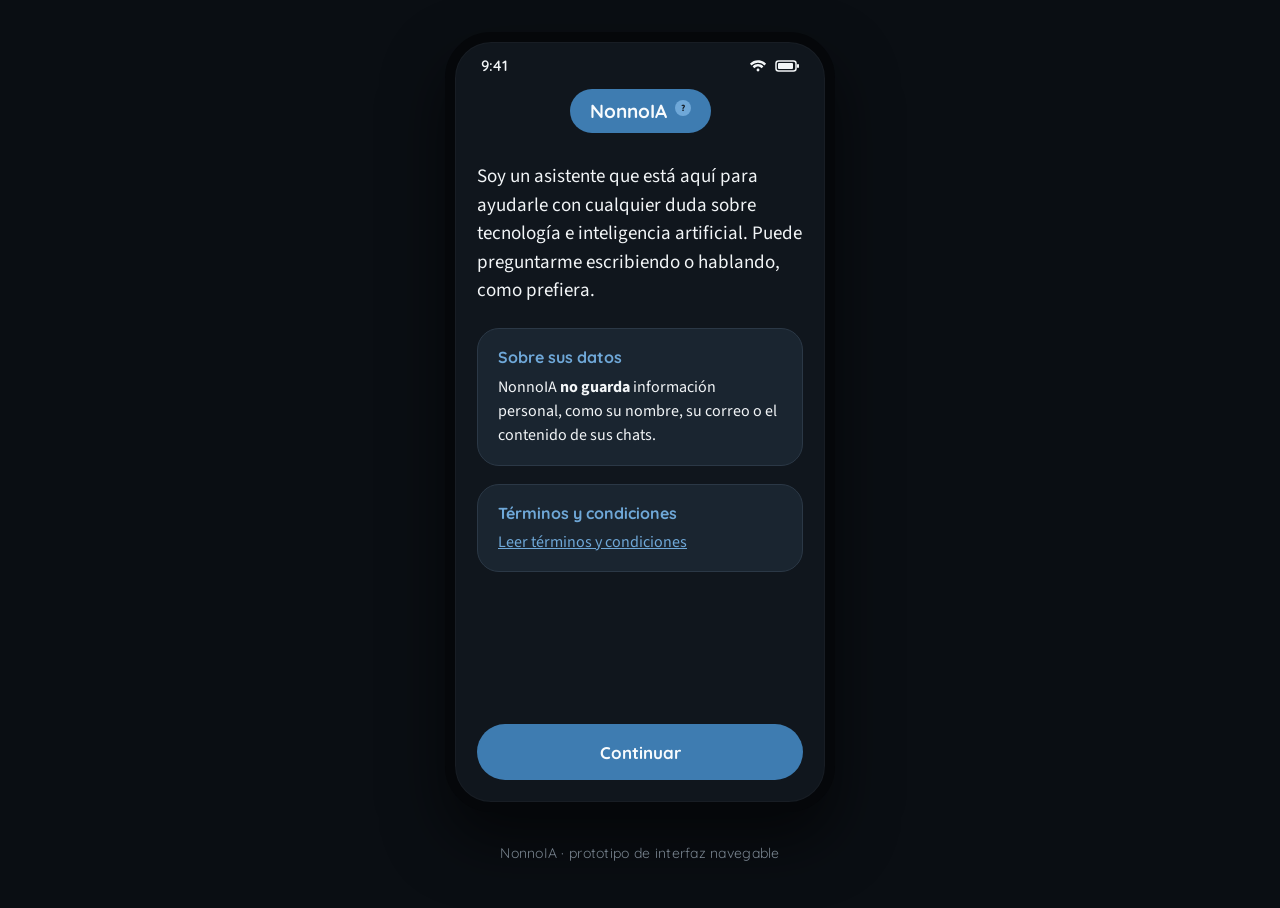
<file: index.html>
<!DOCTYPE html>
<html lang="es">
<head>
<meta charset="UTF-8">
<meta name="viewport" content="width=device-width, initial-scale=1.0">
<title>NonnoIA</title>
<link rel="preconnect" href="https://fonts.googleapis.com">
<link href="https://fonts.googleapis.com/css2?family=Quicksand:wght@500;600;700&family=Source+Sans+3:wght@400;600;700&display=swap" rel="stylesheet">
<link rel="stylesheet" href="styles.css">
</head>
<body>

<div class="stage">

  <div class="phone">

    <!-- Barra de estado -->
    <div class="statusbar">
      <span class="statusbar__time">9:41</span>
      <div class="statusbar__icons">
        <svg viewBox="0 0 20 14" class="icon-wifi" aria-hidden="true"><path d="M1 5c5-5 13-5 18 0l-2 2c-4-4-10-4-14 0z"/><path d="M4 8c3.5-3.5 8.5-3.5 12 0l-2 2c-2.5-2.5-5.5-2.5-8 0z"/><circle cx="10" cy="12" r="1.6"/></svg>
        <svg viewBox="0 0 24 12" class="icon-battery" aria-hidden="true"><rect x="1" y="1" width="20" height="10" rx="2.5" fill="none" stroke="currentColor" stroke-width="1.5"/><rect x="3" y="3" width="15" height="6" rx="1"/><rect x="22" y="4" width="2" height="4" rx="1"/></svg>
      </div>
    </div>

    <!-- Encabezado NonnoIA + volver -->
    <header class="appbar">
      <button class="backbtn" id="backBtn" aria-label="Volver" hidden>
        <svg viewBox="0 0 24 24" width="26" height="26" fill="none" stroke="currentColor" stroke-width="2.4" stroke-linecap="round" stroke-linejoin="round"><path d="M15 18l-6-6 6-6"/></svg>
      </button>
      <div class="brand">
        <span class="brand__name">NonnoIA</span>
        <span class="brand__badge">
          <svg viewBox="0 0 24 24" width="16" height="16"><circle cx="12" cy="12" r="12" fill="#6FA8D8"/><text x="12" y="16.5" text-anchor="middle" font-size="14" font-weight="700" fill="#10161D">?</text></svg>
        </span>
      </div>
      <span class="appbar__spacer" aria-hidden="true"></span>
    </header>

    <!-- Contenido: una pantalla visible a la vez -->
    <main class="screens">

      <!-- PANTALLA 1: Bienvenida / Política de datos -->
      <section class="screen" id="screen-welcome" data-screen="welcome">
        <div class="welcome">
          <p class="welcome__lead">
            Soy un asistente que está aquí para ayudarle con cualquier duda
            sobre tecnología e inteligencia artificial. Puede preguntarme
            escribiendo o hablando, como prefiera.
          </p>

          <div class="card">
            <h2 class="card__title">Sobre sus datos</h2>
            <p class="card__text">
              NonnoIA <strong>no guarda</strong> información personal, como
              su nombre, su correo o el contenido de sus chats.
            </p>
          </div>

          <div class="card">
            <h2 class="card__title">Términos y condiciones</h2>
            <a class="card__link" href="#" id="termsLink">Leer términos y condiciones</a>
          </div>
        </div>

        <button class="btn btn--primary btn--fixed" id="continueBtn">Continuar</button>
      </section>

      <!-- PANTALLA 2: Selección de necesidad -->
      <section class="screen" id="screen-menu" data-screen="menu" hidden>
        <div class="menu">
          <div class="banner">
            <p class="banner__text">Podemos ayudarle con lo que necesite</p>
          </div>

          <h2 class="menu__subtitle">Preguntas frecuentes</h2>

          <div class="faq-list" id="faqList">
            <button class="btn btn--faq" data-question="¿Cómo contesto un mensaje?">¿Cómo contesto un mensaje?</button>
            <button class="btn btn--faq" data-question="¿Cómo subo una foto?">¿Cómo subo una foto?</button>
            <button class="btn btn--faq" data-question="¿Qué es una red social?">¿Qué es una red social?</button>
          </div>
        </div>

        <button class="btn btn--primary btn--fixed" id="startChatBtn">Iniciar conversación</button>
      </section>

      <!-- PANTALLA 3: Conversación -->
      <section class="screen" id="screen-chat" data-screen="chat" hidden>
        <div class="chat" id="chatLog" aria-live="polite">
          <div class="bubble bubble--bot">¿Qué quiere saber hoy?</div>
        </div>

        <div class="voice-composer">
          <button type="button" class="micbtn-big" id="micBtn" aria-label="Grabar pregunta por voz">
            <svg viewBox="0 0 24 24" width="34" height="34" fill="none" stroke="currentColor" stroke-width="2" stroke-linecap="round" stroke-linejoin="round">
              <rect x="9" y="2" width="6" height="12" rx="3"/>
              <path d="M5 11a7 7 0 0 0 14 0"/>
              <line x1="12" y1="18" x2="12" y2="22"/>
              <line x1="8" y1="22" x2="16" y2="22"/>
            </svg>
          </button>
          <p class="voice-composer__hint" id="micHint">Toque el micrófono y diga su pregunta</p>
        </div>
      </section>

    </main>
  </div>

  <p class="stage__caption">NonnoIA · prototipo de interfaz navegable</p>
</div>

<script src="script.js"></script>
</body>
</html>
</file>
<file: styles.css>
/* ============================================================
   NonnoIA — sistema visual
   Paleta: azules cálidos sobre fondo casi-negro, un acento ámbar
   Tipografía: Quicksand (títulos/botones) + Source Sans 3 (texto)
   Principio: botones grandes, alto contraste, una acción por pantalla
   ============================================================ */

:root {
  --bg-deep:      #10161D;
  --bg-panel:     #1A2530;
  --bg-panel-2:   #212E3B;
  --navy-bubble:  #1E3A5C;
  --blue-accent:  #3E7CB1;
  --blue-accent-hover: #4C90CA;
  --blue-light:   #6FA8D8;
  --amber:        #E8A667;
  --text-primary: #F2F5F7;
  --text-muted:   #93A1AF;
  --border-soft:  #2B3846;

  --radius-lg: 22px;
  --radius-md: 16px;
  --radius-pill: 999px;

  --font-display: 'Quicksand', sans-serif;
  --font-body: 'Source Sans 3', sans-serif;
}

* { box-sizing: border-box; }

[hidden] {
  display: none !important;
}

html, body {
  margin: 0;
  padding: 0;
  background: #0A0E13;
  color: var(--text-primary);
  font-family: var(--font-body);
}

.stage {
  min-height: 100vh;
  display: flex;
  flex-direction: column;
  align-items: center;
  justify-content: center;
  gap: 18px;
  padding: 32px 16px;
}

.stage__caption {
  font-family: var(--font-display);
  font-size: 14px;
  color: var(--text-muted);
  letter-spacing: 0.02em;
}

/* ---------- Marco del teléfono ---------- */

.phone {
  width: 390px;
  max-width: 100%;
  height: 780px;
  max-height: 92vh;
  background: var(--bg-deep);
  border-radius: 46px;
  border: 10px solid #05070A;
  box-shadow: 0 30px 60px rgba(0,0,0,0.55), inset 0 0 0 1px rgba(255,255,255,0.03);
  display: flex;
  flex-direction: column;
  overflow: hidden;
  position: relative;
}

.statusbar {
  display: flex;
  align-items: center;
  justify-content: space-between;
  padding: 14px 26px 4px;
  color: var(--text-primary);
  font-family: var(--font-display);
  font-weight: 600;
  font-size: 15px;
  flex-shrink: 0;
}

.statusbar__icons {
  display: flex;
  align-items: center;
  gap: 8px;
}

.icon-wifi, .icon-battery {
  fill: var(--text-primary);
  color: var(--text-primary);
  display: block;
}

.icon-wifi { width: 18px; height: 13px; }
.icon-battery { width: 24px; height: 12px; }

/* ---------- Barra superior NonnoIA ---------- */

.appbar {
  display: grid;
  grid-template-columns: 44px 1fr 44px;
  align-items: center;
  padding: 10px 18px 16px;
  flex-shrink: 0;
}

.backbtn {
  grid-column: 1;
  width: 44px;
  height: 44px;
  border-radius: var(--radius-pill);
  border: none;
  background: var(--bg-panel);
  color: var(--text-primary);
  display: flex;
  align-items: center;
  justify-content: center;
  cursor: pointer;
}

.backbtn:hover { background: var(--bg-panel-2); }

.brand {
  grid-column: 2;
  justify-self: center;
  display: inline-flex;
  align-items: center;
  gap: 8px;
  background: var(--blue-accent);
  padding: 10px 20px;
  border-radius: var(--radius-pill);
}

.brand__name {
  font-family: var(--font-display);
  font-weight: 700;
  font-size: 19px;
  color: #F8FBFD;
}

.appbar__spacer { width: 44px; }

/* ---------- Contenedor de pantallas ---------- */

.screens {
  flex: 1;
  position: relative;
  display: flex;
  flex-direction: column;
  min-height: 0;
}

.screen {
  flex: 1;
  display: flex;
  flex-direction: column;
  min-height: 0;
  padding: 8px 22px 22px;
  animation: screen-in 0.25s ease;
}

@keyframes screen-in {
  from { opacity: 0; transform: translateY(8px); }
  to { opacity: 1; transform: translateY(0); }
}

@media (prefers-reduced-motion: reduce) {
  .screen { animation: none; }
}

/* ---------- Pantalla 1: bienvenida ---------- */

.welcome {
  flex: 1;
  overflow-y: auto;
  display: flex;
  flex-direction: column;
  gap: 18px;
  padding-bottom: 90px;
}

.welcome__lead {
  font-size: 19px;
  line-height: 1.5;
  color: var(--text-primary);
  margin: 6px 0 4px;
}

.card {
  background: var(--bg-panel);
  border: 1px solid var(--border-soft);
  border-radius: var(--radius-lg);
  padding: 18px 20px;
}

.card__title {
  font-family: var(--font-display);
  font-size: 16px;
  font-weight: 700;
  color: var(--blue-light);
  margin: 0 0 8px;
}

.card__text {
  font-size: 16px;
  line-height: 1.5;
  color: var(--text-primary);
  margin: 0;
}

.card__link {
  display: inline-block;
  font-size: 16px;
  color: var(--blue-light);
  text-decoration: underline;
}

/* ---------- Pantalla 2: menú ---------- */

.menu {
  flex: 1;
  overflow-y: auto;
  display: flex;
  flex-direction: column;
  gap: 20px;
  padding-bottom: 90px;
}

.banner {
  background: var(--navy-bubble);
  border-radius: var(--radius-lg);
  padding: 26px 22px;
  text-align: center;
}

.banner__text {
  font-family: var(--font-display);
  font-weight: 700;
  font-size: 22px;
  line-height: 1.35;
  color: var(--text-primary);
  margin: 0;
}

.menu__subtitle {
  font-family: var(--font-display);
  font-weight: 600;
  font-size: 17px;
  color: var(--text-muted);
  margin: 0;
}

.faq-list {
  display: flex;
  flex-direction: column;
  gap: 14px;
}

/* ---------- Pantalla 3: conversación ---------- */

.chat {
  flex: 1;
  overflow-y: auto;
  display: flex;
  flex-direction: column;
  gap: 14px;
  padding: 6px 2px 16px;
}

.bubble {
  max-width: 86%;
  padding: 16px 18px;
  border-radius: var(--radius-lg);
  font-size: 17px;
  line-height: 1.45;
}

.bubble--bot {
  align-self: flex-start;
  background: var(--navy-bubble);
  color: var(--text-primary);
  border-bottom-left-radius: 6px;
}

.bubble--user {
  align-self: flex-end;
  background: var(--blue-light);
  color: #0E1B27;
  font-weight: 600;
  border-bottom-right-radius: 6px;
}

.btn:focus-visible,
.backbtn:focus-visible,
.micbtn-big:focus-visible {
  outline: 3px solid var(--amber);
  outline-offset: 2px;
}

.voice-composer {
  flex-shrink: 0;
  display: flex;
  flex-direction: column;
  align-items: center;
  gap: 14px;
  padding-top: 10px;
}

.micbtn-big {
  width: 84px;
  height: 84px;
  border-radius: var(--radius-pill);
  border: none;
  background: var(--blue-accent);
  color: #F8FBFD;
  display: flex;
  align-items: center;
  justify-content: center;
  cursor: pointer;
  box-shadow: 0 8px 20px rgba(62, 124, 177, 0.35);
  transition: background 0.15s ease, transform 0.1s ease, box-shadow 0.15s ease;
}

.micbtn-big:hover { background: var(--blue-accent-hover); }
.micbtn-big:active { transform: scale(0.97); }

.micbtn-big.is-recording {
  background: var(--amber);
  color: #241a0e;
  box-shadow: 0 0 0 10px rgba(232, 166, 103, 0.18);
  animation: mic-pulse 1.4s ease-in-out infinite;
}

@keyframes mic-pulse {
  0%, 100% { box-shadow: 0 0 0 10px rgba(232, 166, 103, 0.18); }
  50% { box-shadow: 0 0 0 18px rgba(232, 166, 103, 0.10); }
}

@media (prefers-reduced-motion: reduce) {
  .micbtn-big.is-recording { animation: none; }
}

.voice-composer__hint {
  text-align: center;
  font-size: 16px;
  color: var(--text-muted);
  margin: 0;
}

/* ---------- Botones ---------- */

.btn {
  font-family: var(--font-display);
  font-weight: 700;
  font-size: 17px;
  border: none;
  border-radius: var(--radius-pill);
  cursor: pointer;
  min-height: 56px;
  transition: background 0.15s ease, transform 0.1s ease;
}

.btn:active { transform: scale(0.98); }

.btn--primary {
  background: var(--blue-accent);
  color: #F8FBFD;
  width: 100%;
  padding: 0 20px;
}

.btn--primary:hover { background: var(--blue-accent-hover); }

.btn--fixed {
  position: absolute;
  left: 22px;
  right: 22px;
  bottom: 22px;
  width: auto;
}

.btn--faq {
  background: var(--navy-bubble);
  color: var(--text-primary);
  text-align: left;
  padding: 18px 20px;
  font-weight: 600;
  font-size: 17px;
  line-height: 1.4;
}

.btn--faq:hover { background: #274468; }

.btn--send {
  background: var(--blue-accent);
  color: #F8FBFD;
  padding: 0 22px;
  flex-shrink: 0;
}

.btn--send:hover { background: var(--blue-accent-hover); }

/* ---------- Responsive ---------- */

@media (max-width: 420px) {
  .phone {
    border-radius: 0;
    border-width: 0;
    height: 100vh;
    max-height: 100vh;
    width: 100vw;
  }
  .stage { padding: 0; gap: 0; }
  .stage__caption { display: none; }
}
</file>
